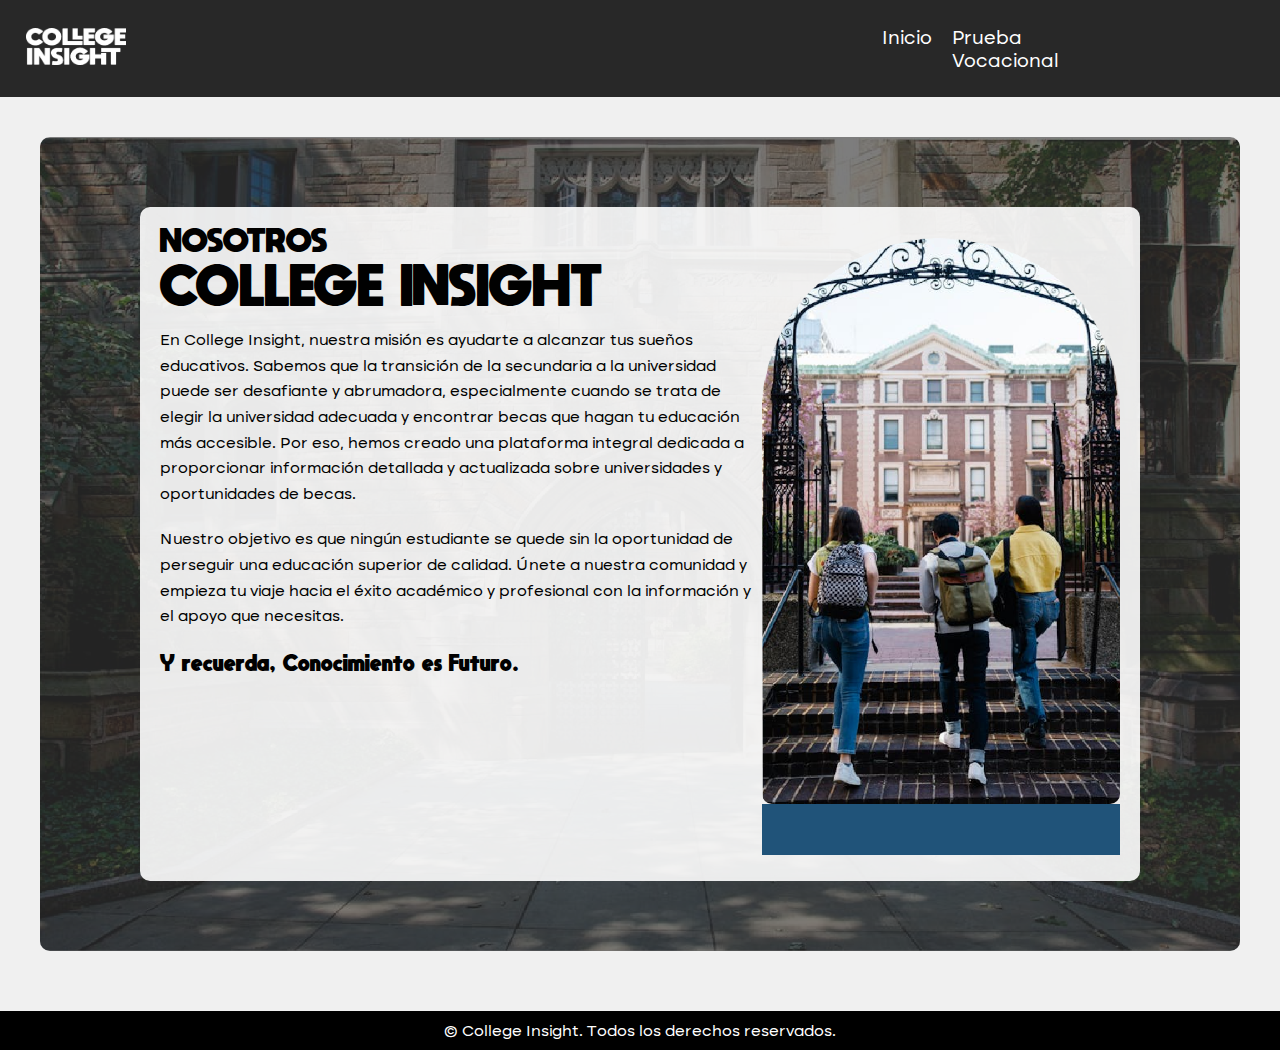
<file: about.html>
<!DOCTYPE html>
<html lang="es">
<head>
    <meta charset="UTF-8">
    <meta name="viewport" content="width=device-width, initial-scale=1.0">
    <title>Nosotros</title>
    <link rel="stylesheet" href="styles1.css">
    <link rel="shortcut icon" href="Recurso 1.png" type="image/png">
</head>
<body>
    <header class="header">
        <div class="header-content">
            <div class="logo">
                <a href="index.html">
                    <img class="img-logo" src="Recurso 2.png" alt="logo-udo">
                  </a>
            </div>
            <nav class="nav">
                <ul>
                    <li><a href="index.html">Inicio</a></li>
                    <li><a href="voc.html">Prueba Vocacional</a></li>
                </ul>
            </nav>
        </div>
    </header>

    <main class="main-content">
        <section class="about-us">
            <div class="about-us-content">
                <div class="chiquito">
                    <h2>NOSOTROS</h2>
                    <h1>COLLEGE INSIGHT</h1>
                    <p>
                        En College Insight, nuestra misión es ayudarte a alcanzar tus sueños educativos. Sabemos que la transición de la secundaria a la universidad puede ser desafiante y abrumadora, especialmente cuando se trata de elegir la universidad adecuada y encontrar becas que hagan tu educación más accesible. Por eso, hemos creado una plataforma integral dedicada a proporcionar información detallada y actualizada sobre universidades y oportunidades de becas.
                    </p>
                    <p>
                        Nuestro objetivo es que ningún estudiante se quede sin la oportunidad de perseguir una educación superior de calidad. Únete a nuestra comunidad y empieza tu viaje hacia el éxito académico y profesional con la información y el apoyo que necesitas.
                    </p>
                    <p><strong>Y recuerda, Conocimiento es Futuro.</strong></p>

                </div>
                
                <div class="about-us-image">
                    <img src="imagen con formaRecurso 11.png" alt="Students entering university">
                    <p class="cuadrito">‎ </p>
                </div>
                
                
            </div>
        </section>
    </main>

    <footer class="footer">
        <p>&copy;  College Insight. Todos los derechos reservados.</p>
    </footer>
</body>
</html>
</file>
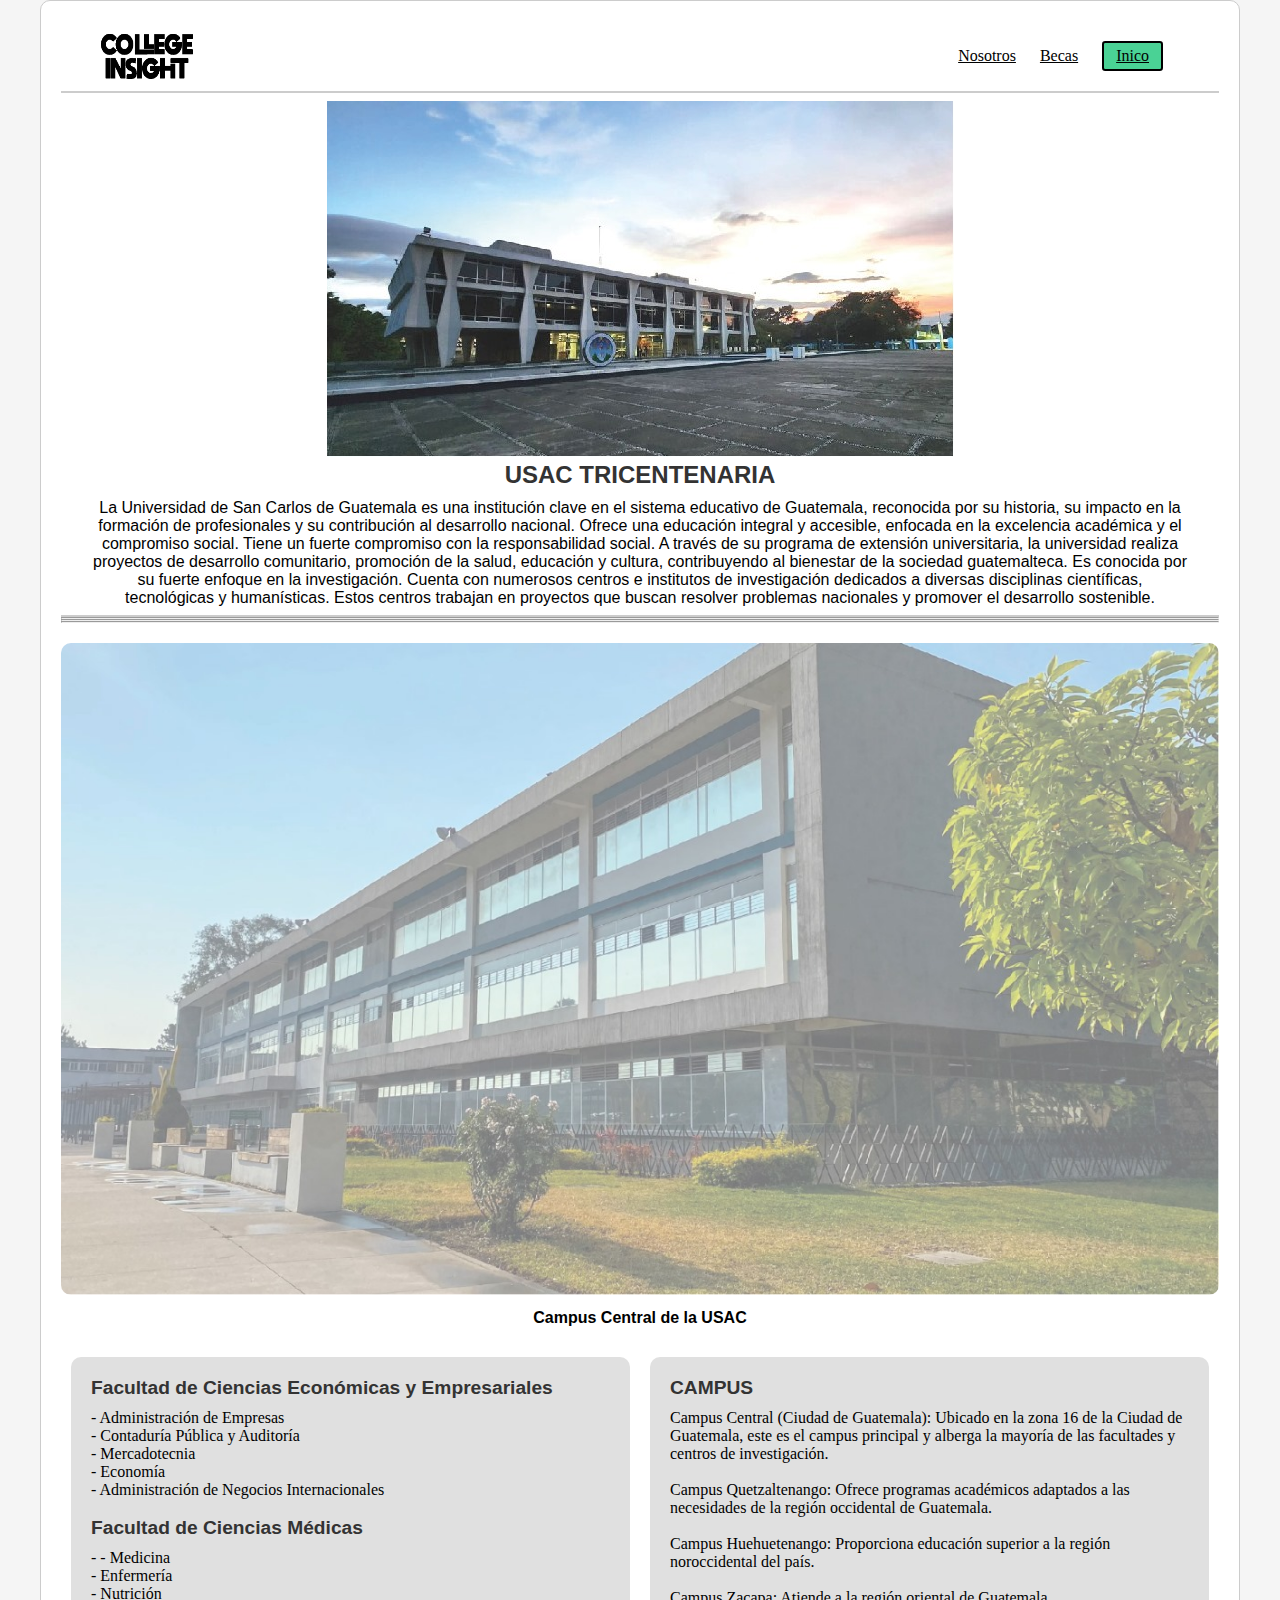
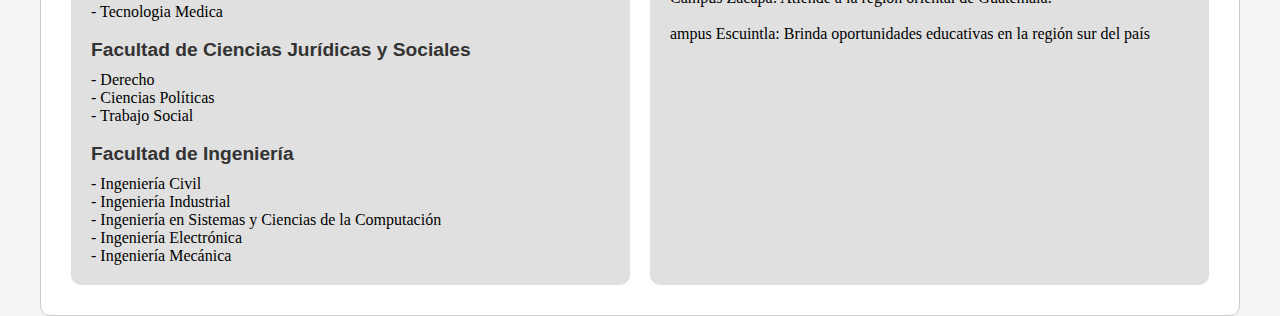
<file: Carlos-index.html>
<!DOCTYPE html>
<html lang="es">
<head>
    <meta charset="UTF-8">
    <meta name="viewport" content="width=device-width, initial-scale=1.0">
    <title>USAC Tricentenaria</title>
    <link rel="stylesheet" href="Carlos-style.css">
</head>
<body>
    <div class="container">
        <header class="header">
            <div class="logo-header">
                <img src="Recurso 1.png" alt="" width="100px" height="50px">
            </div>
            <nav class="nav-menu">
    
                <input type="checkbox" id="check">
                <label for="check" class="checkbtn">
                    <i class="menu-icon"><img src="menu (1).png" alt=""></i>
                </label>
    
                <ul class="menu">
                    <li>
                        <a href="#"> Nosotros </a>
                        <div class="tooltip bottom">COLLEGE INSGHT</div>
                    </li>
                    <li>
                        <a href="#">Becas </a>
                        <div class="tooltip bottom">Conoce mas aqui</div>
                    </li>
                    <li>
                        <a href="/LAB EDUCACION/index.html">Inico </a>
                        <div class="tooltip bottom">Volver al principal</div>
                    </li>
                </ul>
            </nav>
        </header>
        <header class="dos">
            <div class="title">
                <img src="USAC-fondo.jpg" alt="USAC Tricentenaria">
                <h1>USAC TRICENTENARIA</h1>
                <p>La Universidad de San Carlos de Guatemala es una institución clave en el sistema educativo de Guatemala, reconocida por su historia, su impacto en la formación de profesionales y su contribución al desarrollo nacional. Ofrece una educación integral y accesible, enfocada en la excelencia académica y el compromiso social.

                    Tiene un fuerte compromiso con la responsabilidad social. A través de su programa de extensión universitaria, la universidad realiza proyectos de desarrollo comunitario, promoción de la salud, educación y cultura, contribuyendo al bienestar de la sociedad guatemalteca. Es conocida por su fuerte enfoque en la investigación. Cuenta con numerosos centros e institutos de investigación dedicados a diversas disciplinas científicas, tecnológicas y humanísticas. Estos centros trabajan en proyectos que buscan resolver problemas nacionales y promover el desarrollo sostenible.</p>
            </div>
        </header>

        <hr>
        <hr>
        <hr>
        <section class="main-content">
            <div class="campus-image">
                <img src="USAC-grande.jpg" alt="Campus Central de la USAC">
                <p>Campus Central de la USAC</p>
            </div>
            <div class="details">
                <div class="careers">
                    <h2>Facultad de Ciencias Económicas y Empresariales  </h2>
                    <ul>
                        <li>- Administración de Empresas</li>
                        <li>- Contaduría Pública y Auditoría</li>
                        <li>- Mercadotecnia</li>
                        <li>- Economía</li>
                        <li>- Administración de Negocios Internacionales</li>
                        <!-- Add other faculties and their careers here -->
                    </ul>
                    <br>
                    <h2>Facultad de Ciencias Médicas</h2>
                    <ul>
                        <li>- - Medicina</li>
                        <li>- Enfermería</li>
                        <li>- Nutrición</li>
                        <li>- Tecnologia Medica</li>
                        
                        <!-- Add other faculties and their careers here -->
                    </ul>
                    <br>
                    <h2>Facultad de Ciencias Jurídicas y Sociales</h2>
                    <ul>
                        <li>- Derecho</li>
                        <li>- Ciencias Políticas</li>
                        <li>- Trabajo Social   </li>
                        <!-- Add other faculties and their careers here -->
                    </ul>
                    <br>
                    <h2>Facultad de Ingeniería</h2>
                    <ul>
                        <li>- Ingeniería Civil</li>
                        <li>- Ingeniería Industrial</li>
                        <li>- Ingeniería en Sistemas y Ciencias de la Computación</li>
                        <li>- Ingeniería Electrónica</li>
                        <li>- Ingeniería Mecánica</li>
                        
                        <!-- Add other faculties and their careers here -->
                    </ul>
                </div>

                
                <div class="campus">
                    <h2>CAMPUS</h2>
                    <ul>
                        <li>Campus Central (Ciudad de Guatemala): Ubicado en la zona 16 de la Ciudad de Guatemala, este es el campus principal y alberga la mayoría de las facultades y centros de investigación.   </li>
                        <br>
                        <li>Campus Quetzaltenango: Ofrece programas académicos adaptados a las necesidades de la región occidental de Guatemala.</li>
                        <br>
                        <li>Campus Huehuetenango: Proporciona educación superior a la región noroccidental del país.  </li>
                        <br>
                        <li>Campus Zacapa: Atiende a la región oriental de Guatemala.  </li>
                        <br>
                        <li>ampus Escuintla: Brinda oportunidades educativas en la región sur del país</li>
                        <br>
                        <!-- Add other campuses here -->
                    </ul>
                </div>
            </div>
        </section>
    </div>
</body>
</html>
</file>
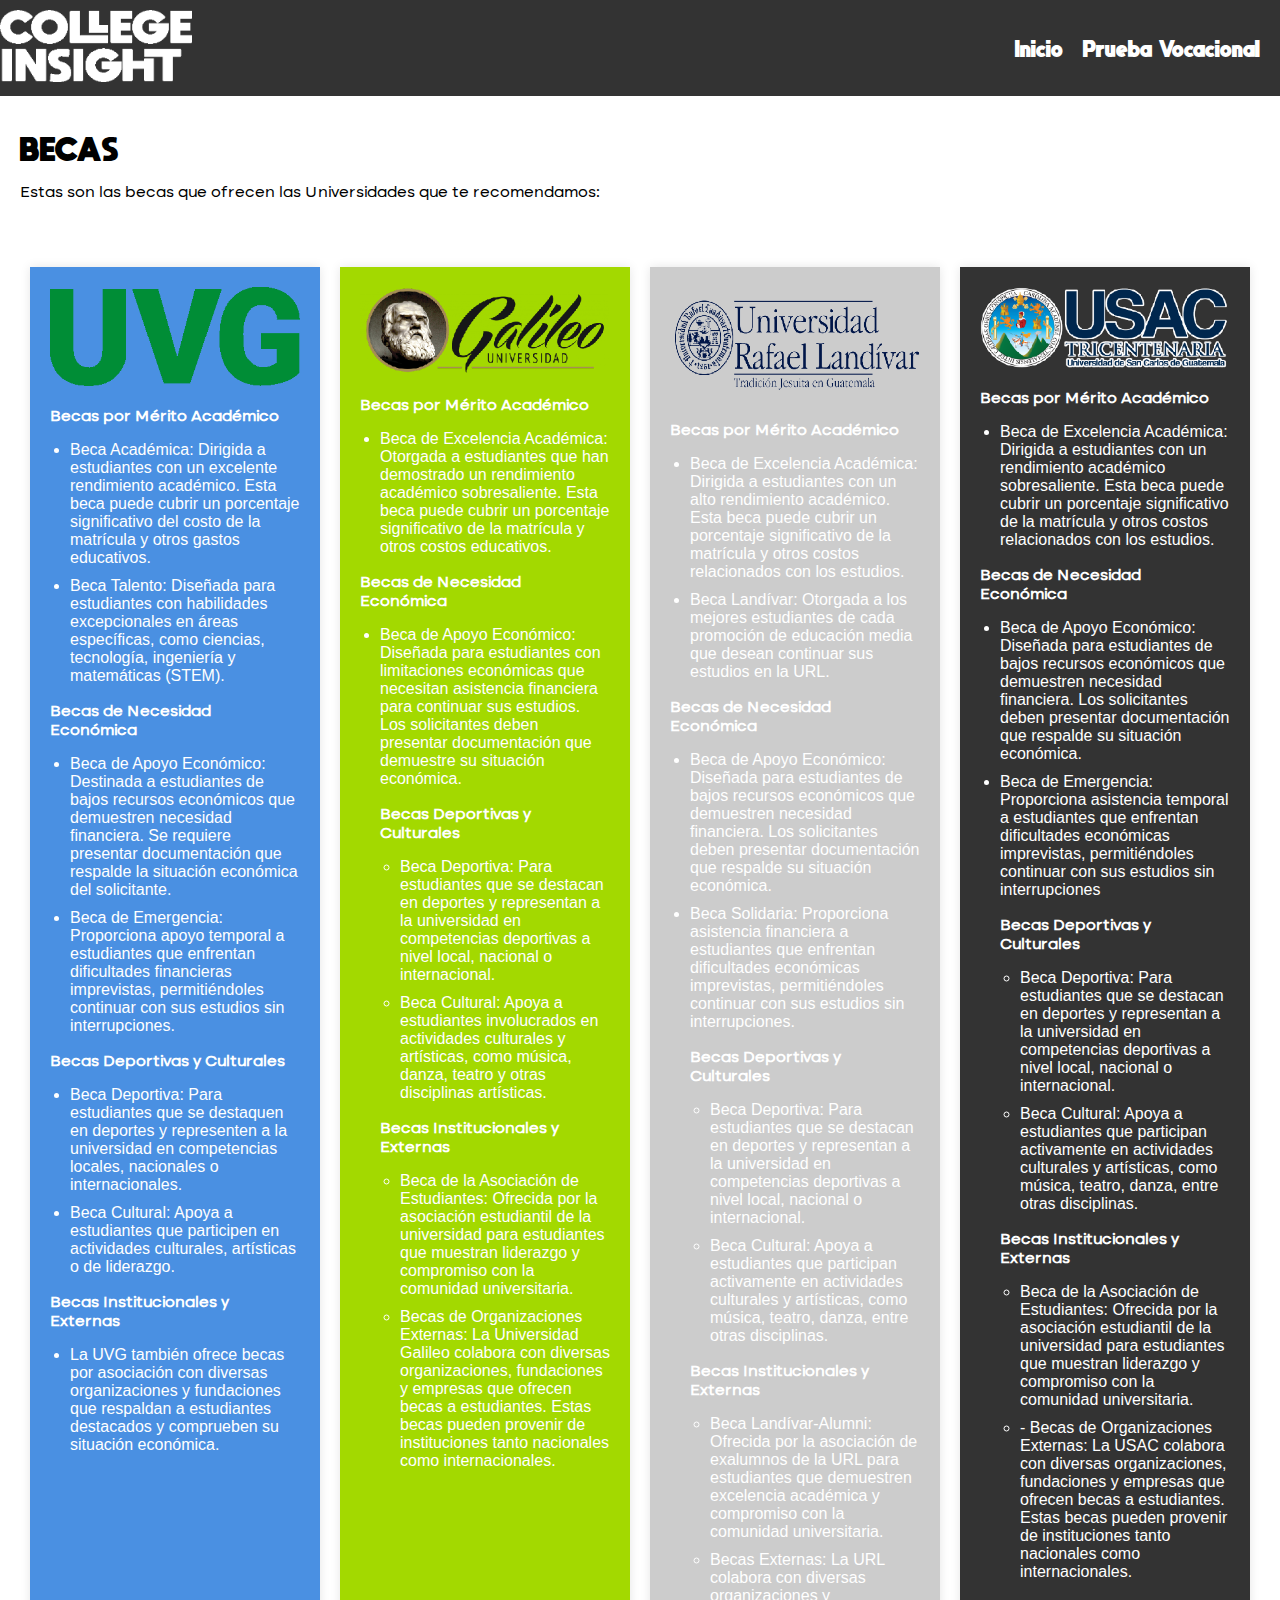
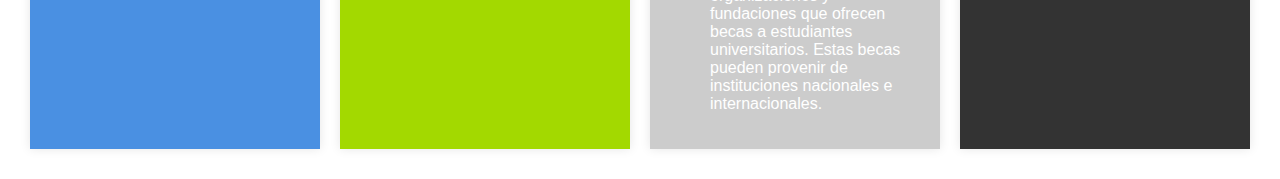
<file: discover.html>
<!DOCTYPE html>
<html lang="es">
<head>
    <meta charset="UTF-8">
    <meta name="viewport" content="width=device-width, initial-scale=1.0">
    <title>Becas - College Insight</title>
    <link rel="stylesheet" href="style2.css">
    <link rel="shortcut icon" href="Recurso 1.png" type="image/png">
</head>
<body>
    <header>
        <div class="logo">
            <a href="index.html">
                <img class="img-logo" src="Recurso 2.png" alt="logo-udo" width="40%">
              </a>
        </div>
        <nav>
            <ul>
                <li><a href="index.html">Inicio</a></li>
                <li><a href="voc.html">Prueba Vocacional</a></li>
            </ul>
        </nav>
    </header>
    <main>
        <section class="intro">
            <h2>BECAS</h2>
            <p>Estas son las becas que ofrecen las Universidades que te recomendamos:</p>
        </section>
        <section class="scholarships">
            <div class="scholarship">
                <img src="logo (3).png" alt="UVG" width="100%">
                <p><strong>Becas por Mérito Académico</strong></p>
                <ul>
                    <li>Beca Académica: Dirigida a estudiantes con un excelente rendimiento académico. Esta beca puede cubrir un porcentaje significativo del costo de la matrícula y otros gastos educativos.</li>
                    <li>Beca Talento: Diseñada para estudiantes con habilidades excepcionales en áreas específicas, como ciencias, tecnología, ingeniería y matemáticas (STEM).</li>
                </ul>
                <p><strong>Becas de Necesidad Económica</strong></p>
                <ul>
                    <li>Beca de Apoyo Económico: Destinada a estudiantes de bajos recursos económicos que demuestren necesidad financiera. Se requiere presentar documentación que respalde la situación económica del solicitante.</li>
                    <li>Beca de Emergencia: Proporciona apoyo temporal a estudiantes que enfrentan dificultades financieras imprevistas, permitiéndoles continuar con sus estudios sin interrupciones.</li>
                </ul>
                <p><strong>Becas Deportivas y Culturales</strong></p>
                <ul>
                    <li>Beca Deportiva: Para estudiantes que se destaquen en deportes y representen a la universidad en competencias locales, nacionales o internacionales.</li>
                    <li>Beca Cultural: Apoya a estudiantes que participen en actividades culturales, artísticas o de liderazgo.</li>
                </ul>
                <p><strong>Becas Institucionales y Externas</strong></p>
                <ul>
                    <li>La UVG también ofrece becas por asociación con diversas organizaciones y fundaciones que respaldan a estudiantes destacados y comprueben su situación económica.</li>
                </ul>
            </div>
            <div class="scholarship">
                <img src="logo (4).png" alt="Galileo" width="100%">
                <p><strong>Becas por Mérito Académico</strong></p>
                <ul>
                    <li>Beca de Excelencia Académica: Otorgada a estudiantes que han demostrado un rendimiento académico sobresaliente. Esta beca puede cubrir un porcentaje significativo de la matrícula y otros costos educativos.</li>
                    
                </ul>
                <p><strong>Becas de Necesidad Económica</strong></p>
                <ul>
                    <li>Beca de Apoyo Económico: Diseñada para estudiantes con limitaciones económicas que necesitan asistencia financiera para continuar sus estudios. Los solicitantes deben presentar documentación que demuestre su situación económica.</li>
                    
                <p><strong>Becas Deportivas y Culturales</strong></p>
                <ul>
                    <li>Beca Deportiva: Para estudiantes que se destacan en deportes y representan a la universidad en competencias deportivas a nivel local, nacional o internacional.</li>
                    <li>Beca Cultural: Apoya a estudiantes involucrados en actividades culturales y artísticas, como música, danza, teatro y otras disciplinas artísticas.</li>
                </ul>
                <p><strong>Becas Institucionales y Externas</strong></p>
                <ul>
                    <li>Beca de la Asociación de Estudiantes: Ofrecida por la asociación estudiantil de la universidad para estudiantes que muestran liderazgo y compromiso con la comunidad universitaria.</li>
                    <li>Becas de Organizaciones Externas: La Universidad Galileo colabora con diversas organizaciones, fundaciones y empresas que ofrecen becas a estudiantes. Estas becas pueden provenir de instituciones tanto nacionales como internacionales.</li>
                
                </ul>

            </div>
            <div class="scholarship">
                <img src="logo (1).png" alt="Landivar" width="100%">
                <p><strong>Becas por Mérito Académico</strong></p>
                <ul>
                    <li>Beca de Excelencia Académica: Dirigida a estudiantes con un alto rendimiento académico. Esta beca puede cubrir un porcentaje significativo de la matrícula y otros costos relacionados con los estudios.</li>
                    <li>Beca Landívar: Otorgada a los mejores estudiantes de cada promoción de educación media que desean continuar sus estudios en la URL.</li>
                    
                </ul>
                <p><strong>Becas de Necesidad Económica</strong></p>
                <ul>
                    <li>Beca de Apoyo Económico: Diseñada para estudiantes de bajos recursos económicos que demuestren necesidad financiera. Los solicitantes deben presentar documentación que respalde su situación económica.</li>
                    <li>Beca Solidaria: Proporciona asistencia financiera a estudiantes que enfrentan dificultades económicas imprevistas, permitiéndoles continuar con sus estudios sin interrupciones.</li>
                    
                <p><strong>Becas Deportivas y Culturales</strong></p>
                <ul>
                    <li>Beca Deportiva: Para estudiantes que se destacan en deportes y representan a la universidad en competencias deportivas a nivel local, nacional o internacional.</li>
                    <li>Beca Cultural: Apoya a estudiantes que participan activamente en actividades culturales y artísticas, como música, teatro, danza, entre otras disciplinas.</li>
                </ul>
                <p><strong>Becas Institucionales y Externas</strong></p>
                <ul>
                    <li>Beca Landívar-Alumni: Ofrecida por la asociación de exalumnos de la URL para estudiantes que demuestren excelencia académica y compromiso con la comunidad universitaria.</li>
                    <li>Becas Externas: La URL colabora con diversas organizaciones y fundaciones que ofrecen becas a estudiantes universitarios. Estas becas pueden provenir de instituciones nacionales e internacionales.</li>
                
                </ul>
            </div>
            <div class="scholarship">
                <img src="logo (2).png" alt="San Carlos" width="100%">
                <p><strong>Becas por Mérito Académico</strong></p>
                <ul>
                    <li>Beca de Excelencia Académica: Dirigida a estudiantes con un rendimiento académico sobresaliente. Esta beca puede cubrir un porcentaje significativo de la matrícula y otros costos relacionados con los estudios.</li>  

                </ul>
                <p><strong>Becas de Necesidad Económica</strong></p>
                <ul>
                    <li>Beca de Apoyo Económico: Diseñada para estudiantes de bajos recursos económicos que demuestren necesidad financiera. Los solicitantes deben presentar documentación que respalde su situación económica.</li>
                    <li>Beca de Emergencia: Proporciona asistencia temporal a estudiantes que enfrentan dificultades económicas imprevistas, permitiéndoles continuar con sus estudios sin interrupciones</li>
                    
                <p><strong>Becas Deportivas y Culturales</strong></p>
                <ul>
                    <li>Beca Deportiva: Para estudiantes que se destacan en deportes y representan a la universidad en competencias deportivas a nivel local, nacional o internacional.</li>
                    <li>Beca Cultural: Apoya a estudiantes que participan activamente en actividades culturales y artísticas, como música, teatro, danza, entre otras disciplinas.</li>
                </ul>
                <p><strong>Becas Institucionales y Externas</strong></p>
                <ul>
                    <li>Beca de la Asociación de Estudiantes: Ofrecida por la asociación estudiantil de la universidad para estudiantes que muestran liderazgo y compromiso con la comunidad universitaria.</li>
                    <li>- Becas de Organizaciones Externas: La USAC colabora con diversas organizaciones, fundaciones y empresas que ofrecen becas a estudiantes. Estas becas pueden provenir de instituciones tanto nacionales como internacionales.</li>
                
                </ul>
            </div>
        </section>
    </main>
</body>
</html>
</file>
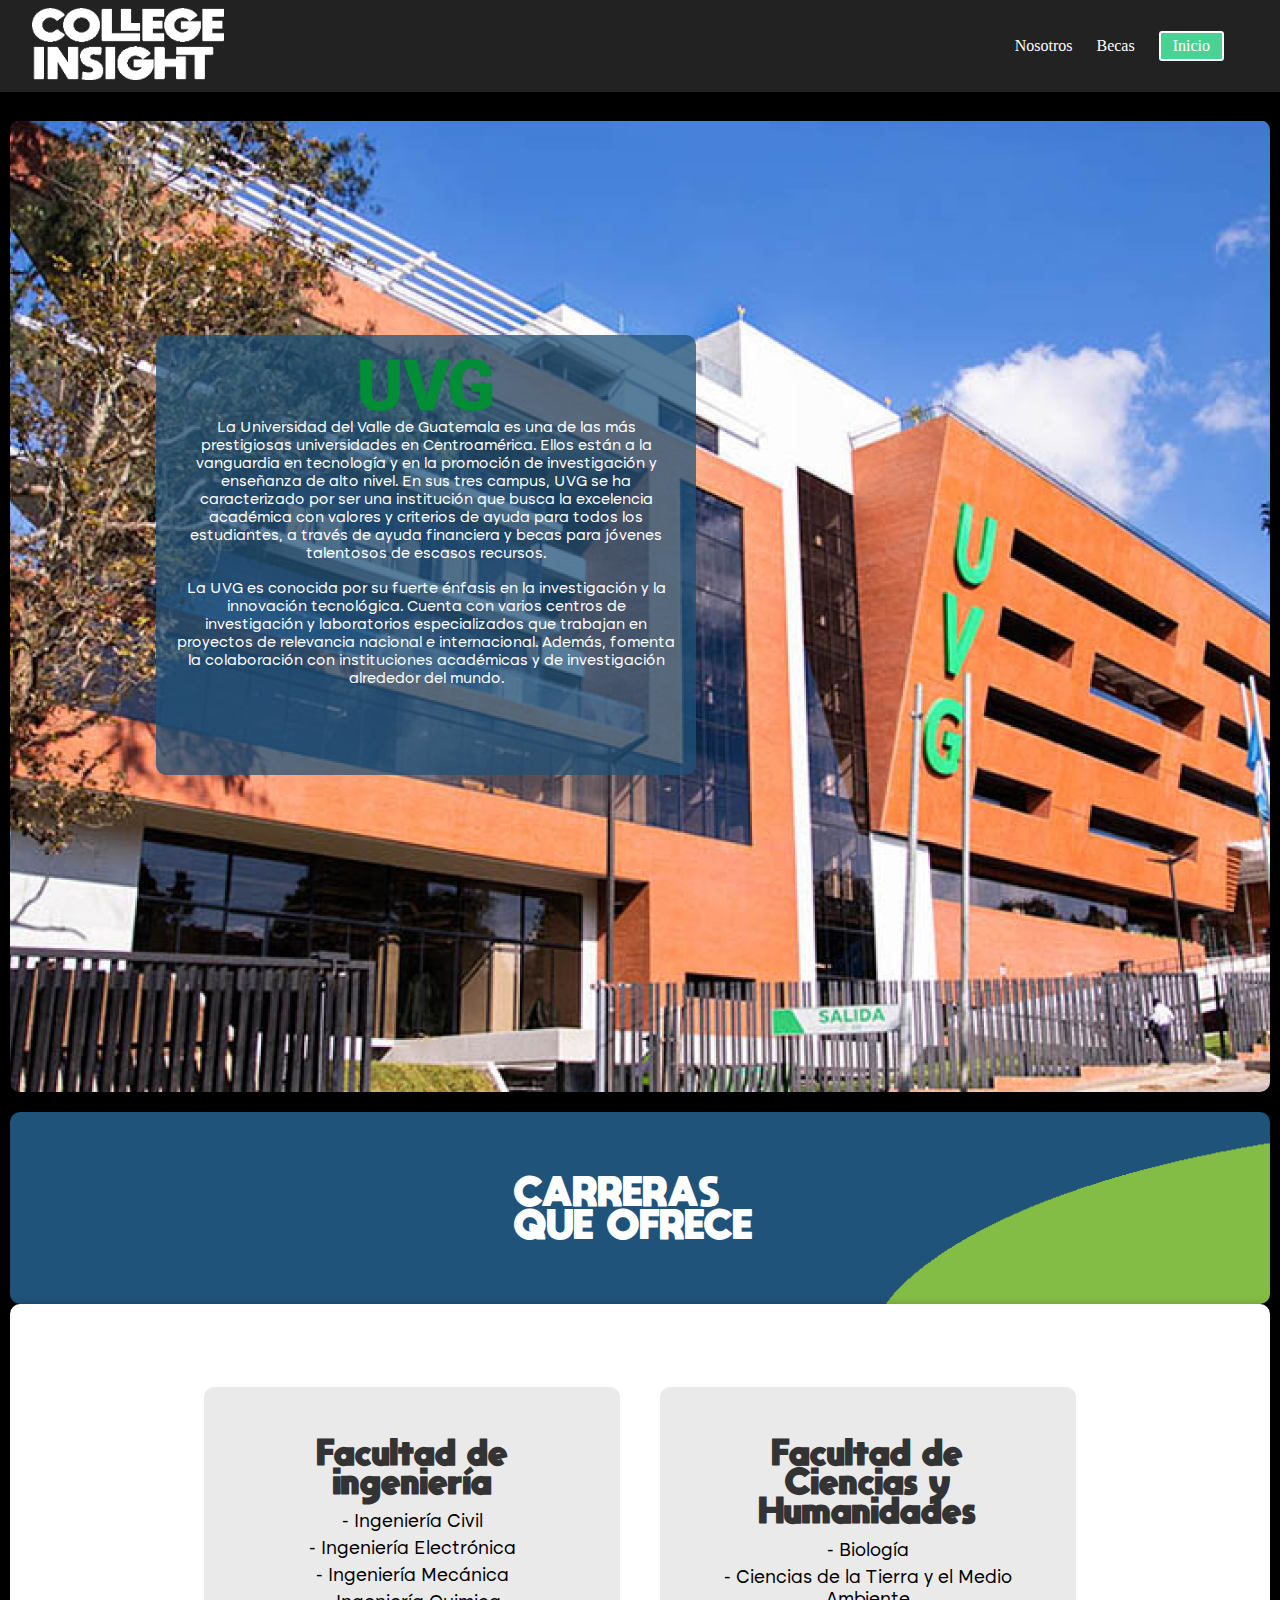
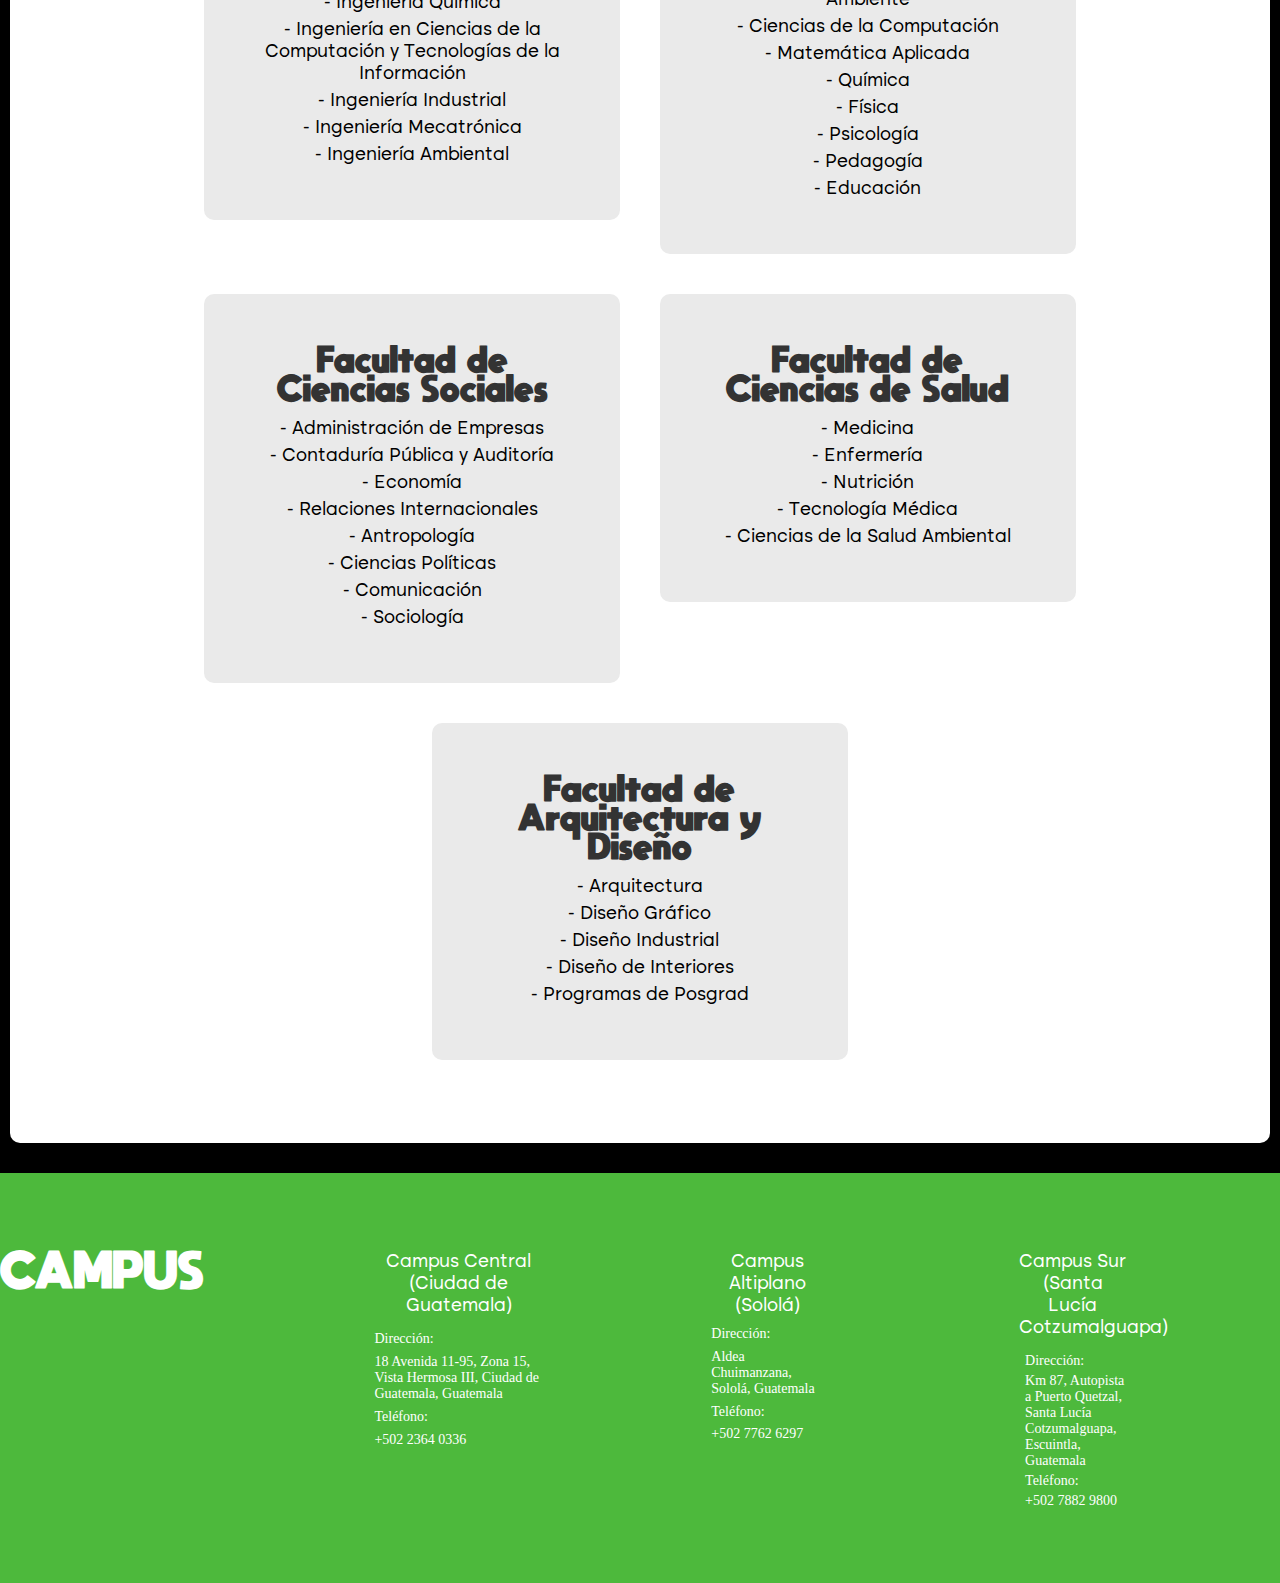
<file: Galileo-index.html>
<!DOCTYPE html>
<html lang="en">
<head>
    <meta charset="UTF-8">
    <meta name="viewport" content="width=device-width, initial-scale=1.0">
    <link rel="stylesheet" href="Galileo-style.css">
    <title>Document</title>
</head>
<body>
    <header class="header">
        <div class="logo-header">
            <a href="index.html">
                <img class="img-logo" src="Recurso 2.png" alt="logo-udo" width="40%">
              </a>
        </div>
        <nav class="nav-menu">

            <input type="checkbox" id="check">
            <label for="check" class="checkbtn">
                <i class="menu-icon"><img src="menu (1).png" alt=""></i>
            </label>

            <ul class="menu">
                <li>
                    <a href="#"> Nosotros </a>
                    <div class="tooltip bottom">COLLEGE INSGHT</div>
                </li>
                <li>
                    <a href="#">Becas </a>
                    <div class="tooltip bottom">Conoce mas aqui</div>
                </li>
                <li>
                    <a href="/LAB EDUCACION/index.html">Inicio </a>
                    <div class="tooltip bottom">Volver al principal</div>
                </li>
            </ul>
        </nav>
    </header>

    <br>

    <div class="contenedor-principal">
        <div class="contenedor">
          <div class="box">
            <img src="UVG.png" alt="" height="60px" width="140px">
            <br> 
            <p>La Universidad del Valle de Guatemala es una de las más prestigiosas universidades en 
                Centroamérica. Ellos están a la vanguardia en tecnología y en la promoción de investigación y 
                enseñanza de alto nivel. En sus tres campus, UVG se ha caracterizado por ser una institución que 
                busca la excelencia académica con valores y criterios de ayuda para todos los estudiantes, a través 
                de ayuda financiera y becas para jóvenes talentosos de escasos recursos.
                </p>
                <br>
                <p>La UVG es conocida por su fuerte énfasis en la investigación y la innovación tecnológica. Cuenta 
                    con varios centros de investigación y laboratorios especializados que trabajan en proyectos de 
                    relevancia nacional e internacional. Además, fomenta la colaboración con instituciones 
                    académicas y de investigación alrededor del mundo.
                    </p>
          </div>
          
        </div>
        <div class="contenedor2">
          <h2>CARRERAS QUE OFRECE</h2>
          
        </div>
        <div class="contenedor3">
            <div class="box3"> <h2>Facultad de ingeniería</h2>
                <ul>
                    <li>- Ingeniería Civil </li>
                    <li>-  Ingeniería Electrónica</li>
                    <li>-  Ingeniería Mecánica</li>
                    <li>-  Ingeniería Quimica</li>
                    <li>-  Ingeniería en Ciencias de la Computación y Tecnologías de la Información</li>
                    <li>-  Ingeniería Industrial</li>
                    <li>-  Ingeniería Mecatrónica</li>
                    <li>-  Ingeniería Ambiental</li>
                </ul>
            </div>
            <div class="box3"><h2>Facultad de Ciencias y Humanidades</h2>
                <ul>
                    <li>- Biología</li>
                    <li>- Ciencias de la Tierra y el Medio Ambiente</li>
                    <li>- Ciencias de la Computación </li>
                    <li>- Matemática Aplicada </li>
                    <li>- Química </li>
                    <li>- Física </li>
                    <li>- Psicología </li>
                    <li>- Pedagogía </li>
                    <li>- Educación </li>
                </ul>
            </div>
            <div class="box3"><h2>Facultad de Ciencias Sociales</h2>
                <ul>
                    <li>- Administración de Empresas </li>
                    <li>- Contaduría Pública y Auditoría </li>
                    <li>- Economía</li>
                    <li>- Relaciones Internacionales</li>
                    <li>- Antropología</li>
                    <li>- Ciencias Políticas </li>
                    <li>- Comunicación</li>
                    <li>- Sociología</li>
                </ul>
            </div>
            <div class="box3"><h2>Facultad de Ciencias de Salud</h2>
                <ul>
                    <li>- Medicina </li>
                    <li>- Enfermería </li>
                    <li>- Nutrición </li>
                    <li>- Tecnología Médica </li>
                    <li>- Ciencias de la Salud Ambiental </li>
                </ul>
            </div>
            <div class="box3"><h2>Facultad de Arquitectura y Diseño</h2>
                <ul>
                    <li>- Arquitectura </li>
                    <li>- Diseño Gráfico </li>
                    <li>- Diseño Industrial </li>
                    <li>- Diseño de Interiores </li>
                    <li>- Programas de Posgrad </li>
                </ul>
            </div>
            
        </div>
      </div>

      <div class="footer">
        <div class="vehiculos">
            <p>CAMPUS</p>
        </div>
        <div class="compra">
            <p>Campus Central (Ciudad de Guatemala)</p>
            <ul>
                <li>Dirección: </li>
                <li>18 Avenida 11-95, Zona 15, Vista Hermosa III, Ciudad de Guatemala, Guatemala</li>
                <li>Teléfono: </li>
                <li>+502 2364 0336</li>
                
            </ul>
        </div>
        <div class="distribuidor">
            <p>Campus Altiplano (Sololá)</p>
            <ul>
                <li>Dirección:</li>
                <li>Aldea Chuimanzana, Sololá, Guatemala</li>
                <li>Teléfono:</li>
                <li>+502 7762 6297</li>
            </ul>
        </div>
        <div class="sector">
            <p>Campus Sur (Santa Lucía Cotzumalguapa)</p>
            <ul>
                <li>Dirección:</li>
                <li>Km 87, Autopista a Puerto Quetzal, Santa Lucía Cotzumalguapa, Escuintla, Guatemala</li>
                <li>Teléfono:</li>
                <li>+502 7882 9800</li>
            </ul>
        </div>
    </div>


</body>
</html>
</file>
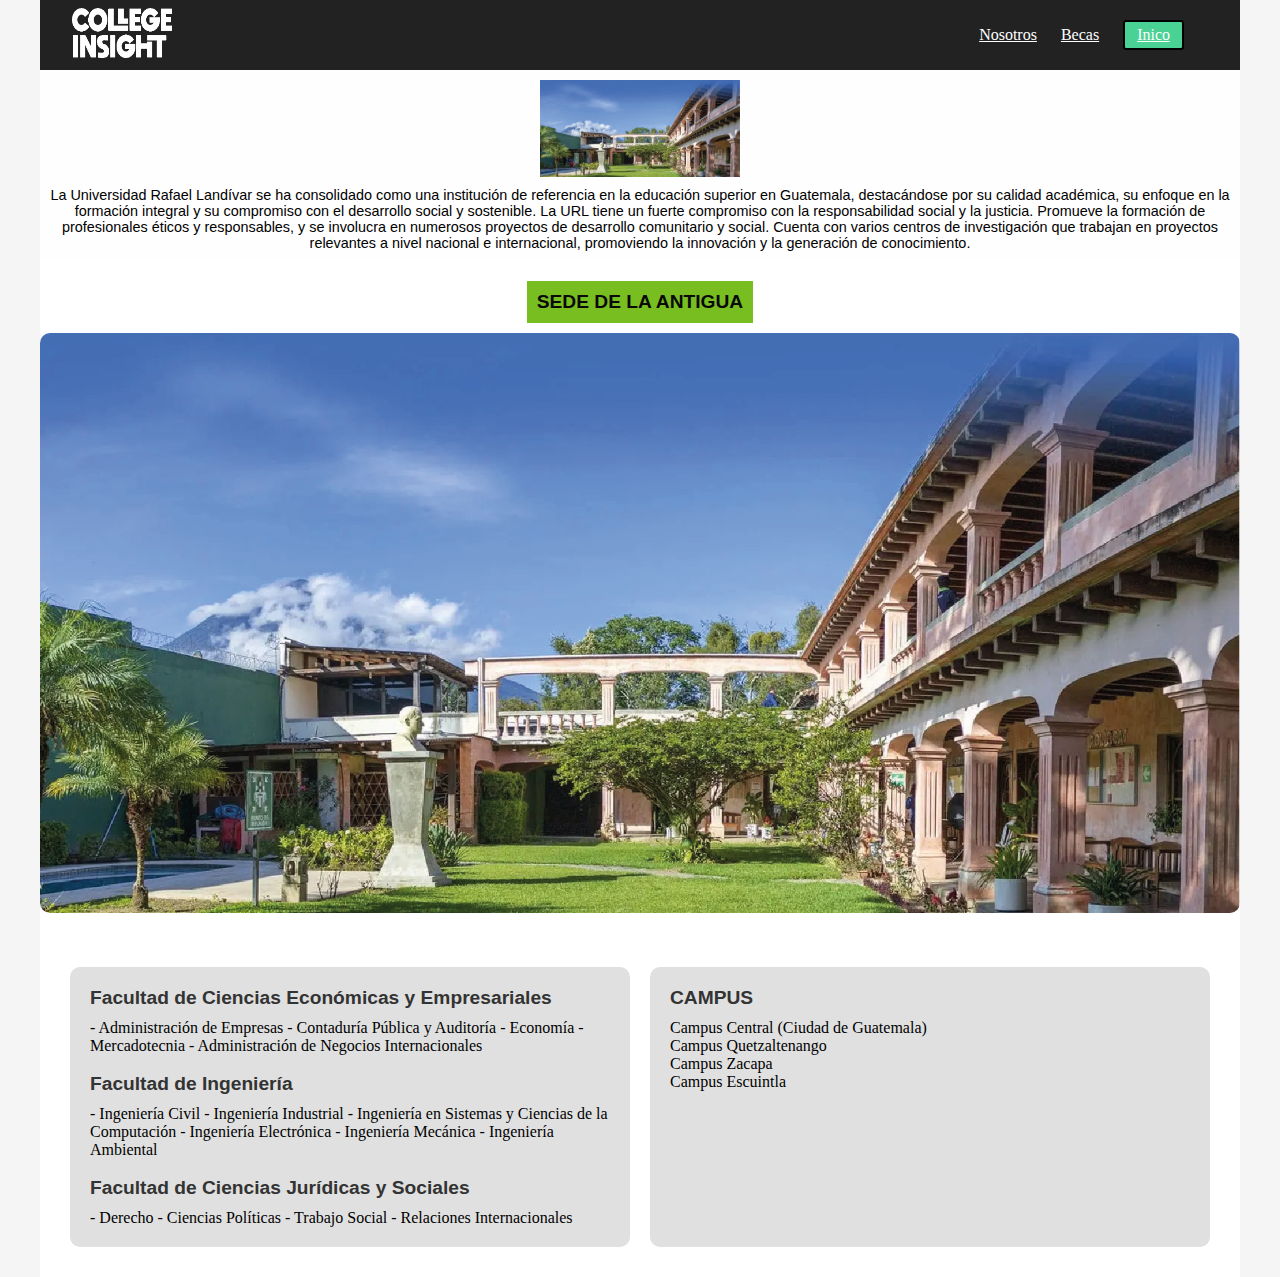
<file: Landivar-index.html>
<!DOCTYPE html>
<html lang="es">
<head>
    <meta charset="UTF-8">
    <meta name="viewport" content="width=device-width, initial-scale=1.0">
    <title>Universidad Rafael Landívar</title>
    <link rel="stylesheet" href="Landivar-style.css">
</head>
<body>
    <div class="container">
        <header class="header2">
            <div class="logo-header">
                <img src="Recurso 2.png" alt="" width="100px" height="50px">
            </div>
            <nav class="nav-menu">
    
                <input type="checkbox" id="check">
                <label for="check" class="checkbtn">
                    <i class="menu-icon"><img src="menu (1).png" alt=""></i>
                </label>
    
                <ul class="menu">
                    <li>
                        <a href="#"> Nosotros </a>
                        <div class="tooltip bottom">COLLEGE INSGHT</div>
                    </li>
                    <li>
                        <a href="#">Becas </a>
                        <div class="tooltip bottom">Conoce mas aqui</div>
                    </li>
                    <li>
                        <a href="#">Inico </a>
                        <div class="tooltip bottom">Volver al principal</div>
                    </li>
                </ul>
            </nav>
        </header>

        <header>
            <div class="header-content">
                <div class="university-info">
                    <img src="Landivarfondo.png" alt="Universidad Rafael Landívar" class="university-logo">
                    <p class="university-description">
                        La Universidad Rafael Landívar se ha consolidado como una institución de referencia en la educación superior en Guatemala, destacándose por su calidad académica, su enfoque en la formación integral y su compromiso con el desarrollo social y sostenible.
                        La URL tiene un fuerte compromiso con la responsabilidad social y la justicia. Promueve la formación de profesionales éticos y responsables, y se involucra en numerosos proyectos de desarrollo comunitario y social. Cuenta con varios centros de investigación que trabajan en proyectos relevantes a nivel nacional e internacional, promoviendo la innovación y la generación de conocimiento.
                    </p>
                </div>
            </div>
        </header>
        <main>
            <section class="campus-section">
                <h2 class="campus-title">SEDE DE LA ANTIGUA</h2>
                <img src="Landivarfondo.png" alt="Campus Sede de la Antigua" class="campus-image">
            </section>
            <section class="details-section">
                <div class="careers">
                    <h3>Facultad de Ciencias Económicas y Empresariales</h3>
                    <ul>
                        <li>
                            - Administración de Empresas
                            - Contaduría Pública y Auditoría
                            - Economía
                            - Mercadotecnia
                            - Administración de Negocios Internacionales
                            </li>
                    </ul>
                    <br>
                    <h3>Facultad de Ingeniería                    </h3>
                    <ul>
                        <li>
                            - Ingeniería Civil
                            - Ingeniería Industrial
                            - Ingeniería en Sistemas y Ciencias de la Computación
                            - Ingeniería Electrónica
                            - Ingeniería Mecánica
                            - Ingeniería Ambiental                            
                            </li>
                    </ul>
                    <br>

                    <h3>Facultad de Ciencias Jurídicas y Sociales

                    </h3>
                    <ul>
                        <li>
                            - Derecho
- Ciencias Políticas
- Trabajo Social
- Relaciones Internacionales
                           
                            </li>
                    </ul>

                </div>
                <div class="campus">
                    <h3>CAMPUS</h3>
                    <ul>
                        <li>Campus Central (Ciudad de Guatemala)</li>
                        <li>Campus Quetzaltenango</li>
                        <li>Campus Zacapa</li>
                        <li>Campus Escuintla</li>
                    </ul>
                </div>
            </section>
        </main>
    </div>
</body>
</html>
</file>
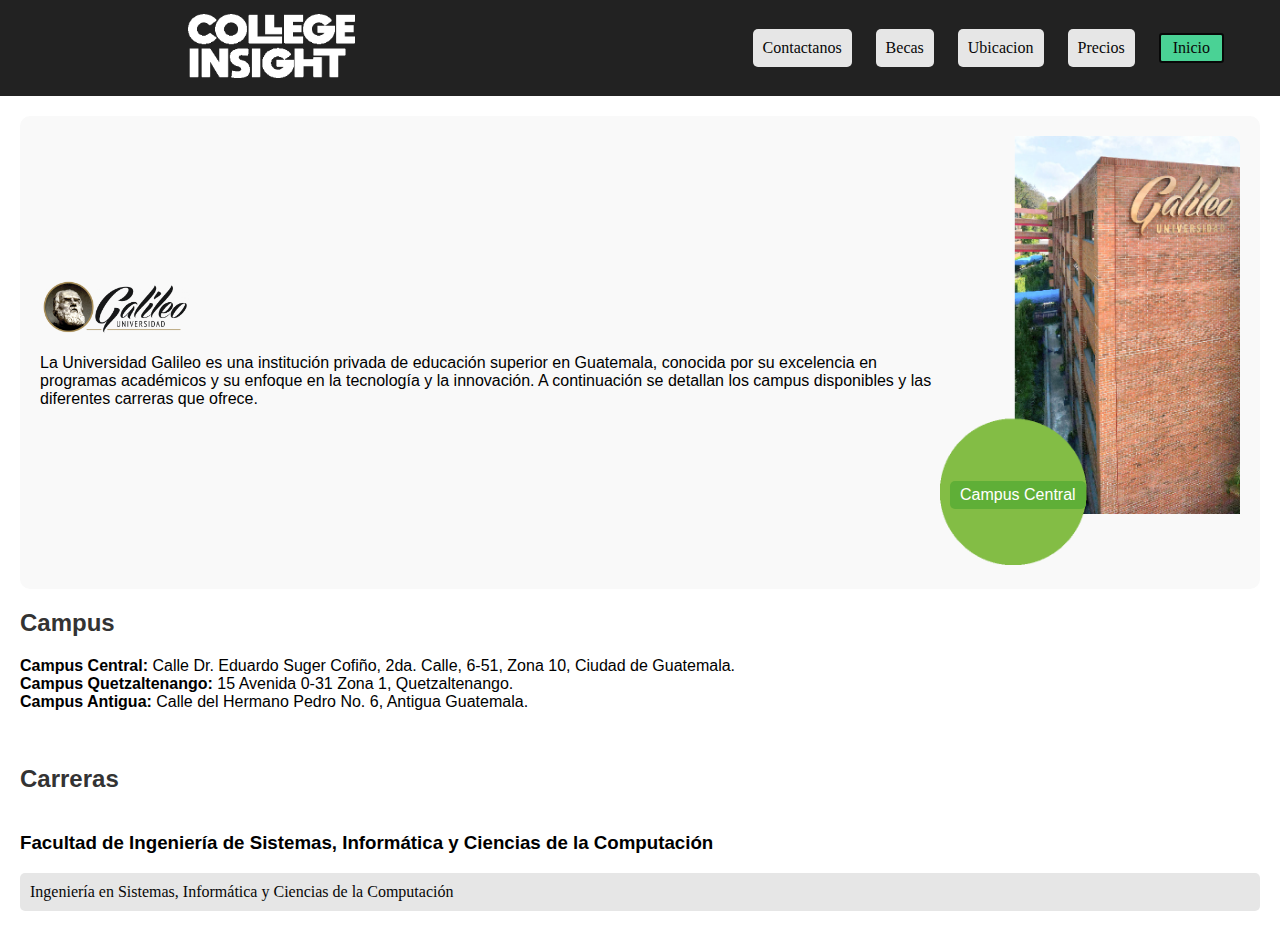
<file: UVG-index.html>
<!DOCTYPE html>
<html lang="es">
<head>
    <meta charset="UTF-8">
    <meta name="viewport" content="width=device-width, initial-scale=1.0">
    <title>Universidad Galileo</title>
    <link rel="stylesheet" href="UVG-style.css">
</head>
<body>
    <header>
        <div class="logo-header">
            <a href="index.html">
                <img class="img-logo" src="Recurso 2.png" alt="logo-udo" width="35%">
              </a>
        </div>
        <nav class="nav-menu">

            <input type="checkbox" id="check">
            <label for="check" class="checkbtn">
                <i class="menu-icon"><img src="menu (1).png" alt=""></i>
            </label>

            <ul class="menu">
                <li>
                    <a href="#"> Contactanos </a>
                    <div class="tooltip bottom">2426-2626</div>
                </li>
                <li>
                    <a href="#">Becas </a>
                    <div class="tooltip bottom"></div>
                </li>
                <li>
                    <a href="#">Ubicacion </a>
                    <div class="tooltip bottom">Vista Hermosa III, zona 16 Guatemala Centroamerica 01016</div>
                </li>
                <li>
                    <a href="#">Precios </a>
                    <div class="tooltip bottom">Q3.5k-Q4,5k</div>
                </li>
                <li>
                    <a href="/LAB EDUCACION/index.html">Inicio </a>
                    <div class="tooltip bottom">Volver al principal</div>
                </li>
            </ul>
    </header>
    <main>
        <section class="intro">
            <div class="intro-text">
                <img src="Galileo (2).png" alt="Galileo Universidad Logo" class="galileo-logo">
                <p>
                    La Universidad Galileo es una institución privada de educación superior en Guatemala, conocida por su
                    excelencia en programas académicos y su enfoque en la tecnología y la innovación. A continuación se
                    detallan los campus disponibles y las diferentes carreras que ofrece.
                </p>
            </div>
            <div class="intro-image">
                <img src="Imagen principalRecurso 10.png" alt="Campus Central">
                <div class="campus-label">Campus Central</div>
            </div>
        </section>
        <section class="campus">
            <h2>Campus</h2>
            <p>
                <strong>Campus Central:</strong> Calle Dr. Eduardo Suger Cofiño, 2da. Calle, 6-51, Zona 10, Ciudad de Guatemala.
                <br>
                <strong>Campus Quetzaltenango:</strong> 15 Avenida 0-31 Zona 1, Quetzaltenango.
                <br>
                <strong>Campus Antigua:</strong> Calle del Hermano Pedro No. 6, Antigua Guatemala.
            </p>
        </section>
        <section class="careers">
            <h2>Carreras</h2>
            <div class="careers-list">
                <div>
                    <h3>Facultad de Ingeniería de Sistemas, Informática y Ciencias de la Computación</h3>
                    <ul>
                        <li>Ingeniería en Sistemas, Informática y Ciencias de la Computación</li>
                        <!-- Add more items as needed -->
                    </ul>
                </div>
                <!-- Add more career sections as needed -->
            </div>
        </section>
    </main>
</body>
</html>
</file>
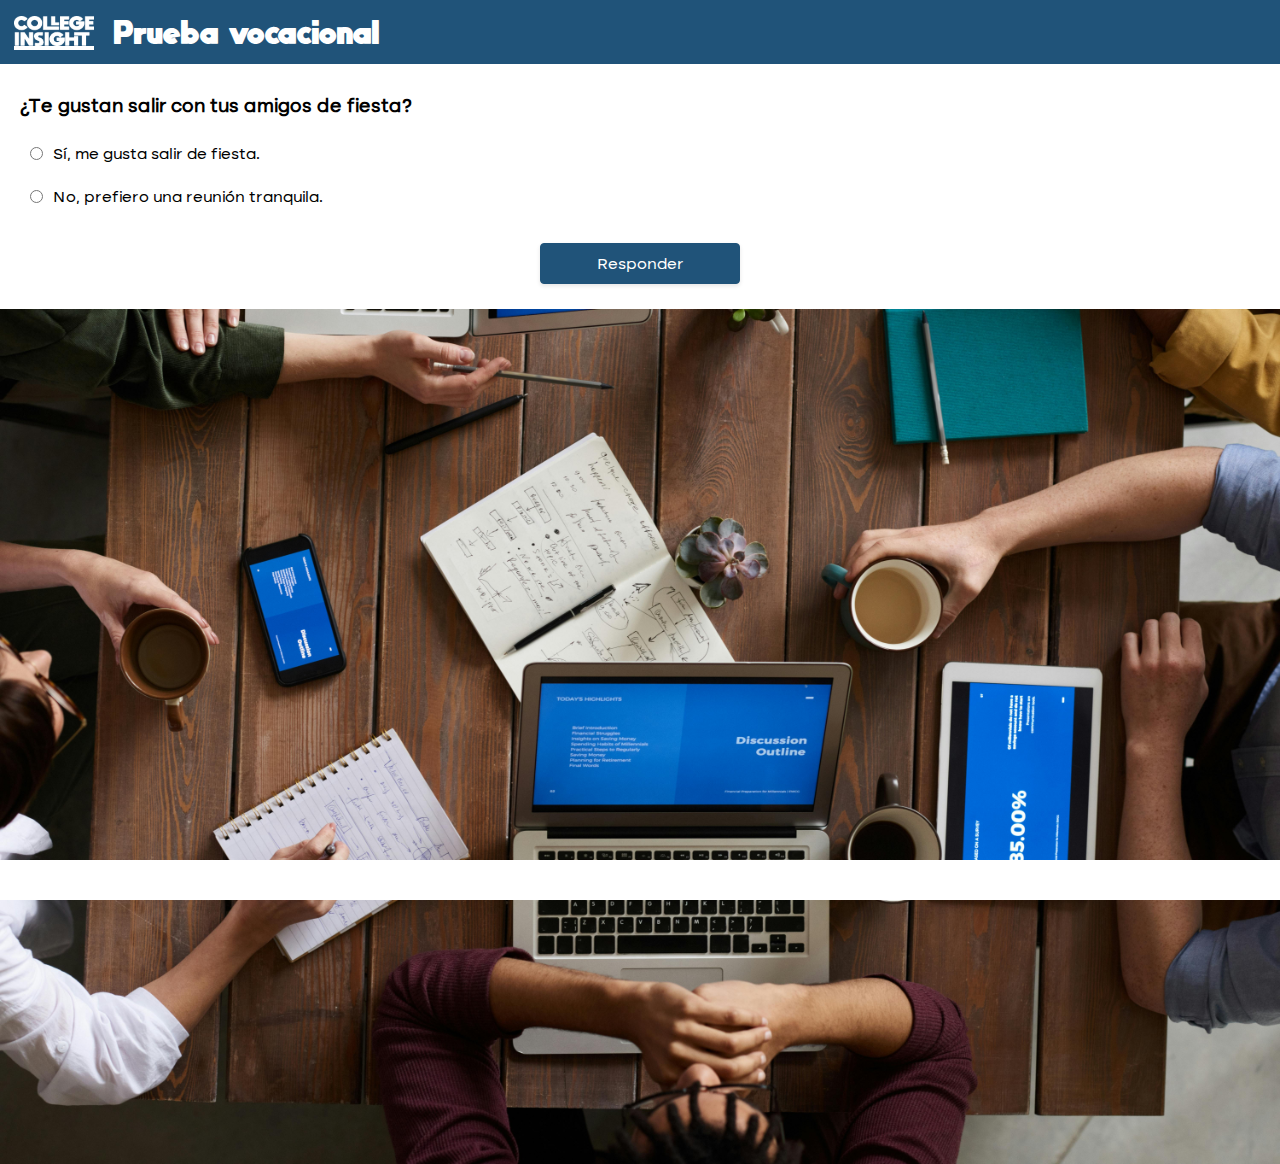
<file: voc.html>
<!DOCTYPE html>
<html lang="en">
<head>
  <meta charset="UTF-8">
  <meta name="viewport" content="width=device-width, initial-scale=1.0">
  <title>Prueba vocacional</title>
  <link rel="shortcut icon" href="Recurso 1.png" type="image/png">
  <link rel="stylesheet" href="style.css">
</head>
<body>
  <div class="app">
    <div class="header">
      <a href="index.html">
      <img class="img-logo" src="Recurso 2.png" alt="logo-udo">
    </a>
      <h2 class="title">Prueba vocacional</h2>
    </div>
    <div class="container"></div>
    <button>Responder</button>

     
    <img src="pexels-fauxels-3183165. .jpg" alt="" width="100%">
    <footer>
      
    </footer>
    
  </div>

  
  <script src="./index.js"></script>
</body>
</html>
</file>
<file: styles1.css>
* {
    margin: 0;
    padding: 0;
    box-sizing: border-box;
}

@font-face {
    font-family: Messi;
    src: url(Altone\ Trial-Regular.ttf);
}
@font-face {
    font-family: titulo;
    src: url(moon_get-Heavy.otf);
} 

p{
    font-family: Messi;
}
strong{
    font-family: titulo;
}
body {
    background-color: #f0f0f0;
    color: #010101;
    font-family: 'Messi';
}

.header {
    background-color: #282828;
    color: #fff;
    padding: 2%;
    display: flex;
    justify-content: space-between;
    align-items: center;
}

.header-content {
    display: flex;
    align-items: center;
}

.logo img {
    width: 100px;
}

.nav ul {
    list-style: none;
    display: flex;
    gap: 20px;
}

.nav ul li a {
    text-decoration: none;
    color: #fff;
    font-size: 1.2rem;
}

.main-content {
    padding: 20px;
}

.about-us {
 
    flex-wrap: wrap;
    justify-content: center;
    align-items: center;
    background: url('imagen\ fondoRecurso\ 12.png') no-repeat center center/cover;
    padding: 50px 20px;
    border-radius: 10px;
    margin: 20px;
    position: relative;
    display: flex;
}

.about-us::before {
    content: "";
    position: absolute;
    top: 0;
    left: 0;
    right: 0;
    bottom: 0;
    background-color: rgba(0, 0, 0, 0.5);
    border-radius: 10px;
    z-index: 1;
}
.chiquito{
    width: 70%;
}
.about-us-content {
    background-color: rgba(255, 255, 255, 0.9);
    padding: 20px;
    border-radius: 10px;
    max-width: 1000px;
    margin: 20px;
    z-index: 2;
        position: relative;
    display: flex;
}

.about-us h2 {
    font-size: 1.5rem;
    margin-bottom: 10px;
    font-family: 'titulo';
}

.about-us h1 {
    font-size: 2.5rem;
    margin-bottom: 20px;
    font-family: 'titulo';
}

.about-us p {
    margin-bottom: 20px;
    font-size: 1rem;
    line-height: 1.6;
}

.about-us-image img {
    width: 100%;
    border-radius: 10px;
    max-width: 400px;
    padding-top: 3%;
    display: flex;
    
    

}

.footer {
    background-color: #000;
    color: #fff;
    text-align: center;
    padding: 10px;
    margin-top: 20px;
}
.cuadrito{
    width: 100%;
    height: 8%;
    background-color: #205379;
    padding-bottom: 3%;
}

@media (max-width: 768px) {
    .header-content {
        flex-direction: column;
    }
    .nav ul {
        flex-direction: column;
        align-items: center;
    }
    .about-us {
        flex-direction: column;
    }
    .about-us-content, .about-us-image {
        max-width: 100%;
    }
}

@media (min-width: 769px) and (max-width: 1024px) {
    .nav ul {
        margin-left: 50%;
    }
}

@media (min-width: 1025px) and (max-width: 1440px) {
    .nav ul {
        margin-left: 300%;
    }
}

@media (min-width: 1441px) and (max-width: 1920px) {
    .nav ul {
        margin-left: 500%;
    }
}

@media (min-width: 1921px) and (max-width: 3040px) {
    .nav ul {
        margin-left: 700%;
    }
}
</file>
<file: Carlos-style.css>
* {
    margin: 0;
    padding: 0;
    box-sizing: border-box;
}

body {
    font-family: Arial, sans-serif;
    background-color: #f5f5f5;
    color: #333;
}

.container {
    width: 100%;
    max-width: 1200px;
    margin: 0 auto;
    padding: 20px;
    background-color: white;
    border: 1px solid #ccc;
    border-radius: 10px;
}

header {
    display: flex;
    justify-content: space-between;
    align-items: center;
    padding-bottom: 20px;
    border-bottom: 2px solid #ccc;
}

.logo img {
    max-width: 100px;
}

.title {
    text-align: center;
}

.title h1 {
    font-size: 1.5em;
    margin-bottom: 10px;
}

.main-content {
    display: flex;
    flex-wrap: wrap;
    margin-top: 20px;
}

.campus-image {
    flex: 1 1 100%;
    text-align: center;
    margin-bottom: 20px;
}

.campus-image img {
    max-width: 100%;
    height: auto;
    border-radius: 10px;
}

.campus-image p {
    margin-top: 10px;
    font-weight: bold;
}

.details {
    display: flex;
    flex-wrap: wrap;
    justify-content: space-between;
}

.careers, .campus {
    flex: 1 1 calc(50% - 20px);
    background-color: #e0e0e0;
    padding: 20px;
    margin: 10px;
    border-radius: 10px;
}

.careers h2, .campus h2 {
    font-size: 1.2em;
    margin-bottom: 10px;
}

ul {
    list-style-type: none;
}

a, li{
    font-family: none;
    color: rgb(0, 0, 0);

}

header{
    background-color: #ffffff;
    display: flex;
    justify-content: space-between;
    align-items: center;
    padding: .5rem 2rem;
}

.nav-menu ul{
    display: flex;
    align-items: center;
}

.nav-menu li{
    margin-right: 1.5rem;
}

.nav-menu a:hover{
    color: #4ad295;

}
.menu{
    z-index: 5;
}

.tooltip {
    position: absolute;
    background-color: #151515;
    color: white;
    padding: 5px 10px;
    border-radius: 5px;
    z-index: 1;
    display: none;
    opacity: 0;
    transition: opacity 0.3s;
  }
  
  .menu li:hover .tooltip{
    display: block;
    opacity: 1;
  }
  
  .menu li .tooltip .bottom {
    top: 100%;
    left: 50%;
    transform: translateX(-50%);
    user-select: none;
  }

.nav-menu li:last-child{
    background-color: #4ad295 ;
    border: 2px solid;
    padding: .25rem .75rem;
    border-radius: .2rem;
}

.nav-menu li:last-child:hover{
    background: transparent;
    border: 2px solid #4ad295 ;
}

.menu-icon img{
    width: 30px;
    height: 30px;
    border-radius: 2px;
}

.menu-icon, #check{
    display: none;
}

p{
    color: rgb(0, 0, 0);
}

@media (max-width: 768px) {
    .details {
        flex-direction: column;
    }

    .careers, .campus {
        flex: 1 1 100%;
    }
}
</file>
<file: style2.css>
body {
    font-family: Arial, sans-serif;
    margin: 0;
    padding: 0;
}

@font-face {
    font-family: Messi;
    src: url(Altone\ Trial-Regular.ttf);
}
@font-face {
    font-family: titulo;
    src: url(moon_get-Heavy.otf);
} 

header {
    background-color: #333;
    color: white;
    padding: 10px 0;
    display: flex;
    justify-content: space-between;
    align-items: center;
    font-family: titulo;
}

header .logo h1 {
    margin: 0 20px;
}
h2{
    font-family: titulo;
}
p{
    font-family: messi;
}
strong{
    font-family: messi;
}
header nav ul {
    list-style: none;
    margin: 0;
    padding: 0;
    display: flex;
}

header nav ul li {
    margin-right: 20px;
}

header nav ul li a {
    color: white;
    text-decoration: none;
}

.intro {
   
    padding: 20px;
}

.scholarships {
    display: flex;
    justify-content: space-between;
    flex-wrap: inherit;
    padding: 20px;
}

.scholarship {
    background-color: white;
    padding: 20px;
    margin: 10px;
    box-shadow: 0 0 10px rgba(0, 0, 0, 0.1);
    width: 22%;
}

.scholarship h3 {
    margin-top: 0;
}

.scholarship ul {
    padding-left: 20px;
}

.scholarship ul li {
    margin-bottom: 10px;
}

.scholarship:nth-child(1) {
    background-color: #4A90E2;
    color: white;
}

.scholarship:nth-child(2) {
    background-color: #A3D900;
    color: white;
}

.scholarship:nth-child(3) {
    background-color: #CCCCCC;
    color: white;
}

.scholarship:nth-child(4) {
    background-color: #333333;
    color: white;
}

@media (max-width: 768px) {
    .scholarships {
        display: flex;
        flex-direction: column;
        width: 350%;
        
    }
}
</file>
<file: Galileo-style.css>
@font-face {
    font-family: titulo;
    src: url(moon_get-Heavy.ttf);
}

@font-face {
    font-family: parrafo;
    src: url(Altone\ Trial-Regular.ttf);
}

*{
    padding: 0;
    margin: 0;
    text-decoration: none;
    list-style: none;
}
body{
    background-color: black;
}
a, li{
    font-family: none;
    color: white;

}

header{
    background-color: #222;
    display: flex;
    justify-content: space-between;
    align-items: center;
    padding: .5rem 2rem;
}

.nav-menu ul{
    display: flex;
    align-items: center;
}

.nav-menu li{
    margin-right: 1.5rem;
}

.nav-menu a:hover{
    color: #4ad295;

}
.menu{
    z-index: 5;
}

.tooltip {
    position: absolute;
    background-color: #000000;
    color: white;
    padding: 5px 10px;
    border-radius: 5px;
    z-index: 1;
    display: none;
    opacity: 0;
    transition: opacity 0.3s;
  }
  
  .menu li:hover .tooltip{
    display: block;
    opacity: 1;
  }
  
  .menu li .tooltip .bottom {
    top: 100%;
    left: 50%;
    transform: translateX(-50%);
    user-select: none;
  }

.nav-menu li:last-child{
    background-color: #4ad295 ;
    border: 2px solid;
    padding: .25rem .75rem;
    border-radius: .2rem;
}

.nav-menu li:last-child:hover{
    background: transparent;
    border: 2px solid #4ad295 ;
}

.menu-icon img{
    width: 30px;
    height: 30px;
    border-radius: 2px;
}

.menu-icon, #check{
    display: none;
}

p{
    color: white;
}
/* CSS */
.contenedor-principal {
    display: flex;
    flex-direction: column;
    align-items: safe;
    margin: 10px;
  }
  
  .contenedor {
    z-index: 1;
    position: relative; /* Establece la posición relativa */
    padding: 10% 40%;
    border-radius: 10px;
    box-shadow: 0 0 10px rgba(0, 0, 0, 0.2);
    margin-bottom: 20px;
    animation: slideInLeft 1s ease-in-out;
    height: 80vh; /* Alto del 100% */
    background-image: url(fondoRecurso\ 6.png);
    background-position: center;
    background-size: cover;
  }
  .box {
    display: inline-block;
    position: absolute;
    top: 20%;
    left: 10%;
    width: 500px;
    height: 400px;
    margin: 20px;
    border-radius: 10px;
    background-color: #205279c0;
    padding: 20px;
    text-align: center;
    font-family: Arial, sans-serif;
    font-size: 15px;
    color: #333;
    
  }

  .box p{
    font-family: parrafo;
  }
  
  


  .contenedor2 {
    
    background-color: rgba(130, 125, 125, 0.2);
    padding: 5% 40%;
    border-radius: 10px;
    box-shadow: 0 0 10px rgba(0, 0, 0, 0.2);
    margin-bottom: 0px;
    background-image: url(intermedio\ azul\ con\ verdeRecurso\ 8.png); 
    background-position: center;
    background-size: cover;
    
  }

  .contenedor2 h2{
    font-family: titulo;
    color: white;
    text-align: left;
    font-size: 30px;
    left: 0;

  }

 

    .contenedor3 {
        display: flex;
        flex-wrap: wrap; /* Permitir que los elementos se envuelvan a la siguiente línea */
        justify-content: center;
        align-items: flex-start; 
        background-color: rgb(255, 255, 255);
        padding: 5% 10%; /* Ajusta el padding para hacer los fondos más anchos */
        border-radius: 10px;
        box-shadow: 0 0 10px rgba(0, 0, 0, 0.2);
        margin-bottom: 20px;
    }
    
    .contenedor3 .box3 {
        width: calc(33.33% - 20px); /* Ancho del 33.33% para cada elemento, con espacio entre ellos */
        margin: 20px;
        background-color: #eaeaea; /* Color de fondo para los elementos */
        border-radius: 10px; 
        padding: 50px; /* Ajusta el padding para hacer los fondos más anchos */
        text-align: center; 
        font-family: Arial, sans-serif; 
        font-size: 18px; 
        color: #333; 
    }

    .contenedor3 .box3 h2{
        font-family: titulo;
    }
    
    .contenedor3 .box3 ul {
        list-style: circle; 
        padding: 0; /* Elimina el relleno predeterminado de la lista */
        margin-top: 15px;
        color: #000000;
        font-family: parrafo; 
    }
    
    .contenedor3 .box3 ul li {
        margin-bottom: 5px; /* Ajusta el margen inferior para separar los elementos de la lista */
        color: #000000;
        font-family: parrafo;
    }



  .box2 {
    display: inline-block;
    margin-left: 30px;
    width: 150px;
    height: 200px;
    margin: 20px;
    border-radius: 10px;
    background-color: #a2a0a0;
    padding: 20px;
    text-align: center;
    font-family: Arial, sans-serif;
    font-size: 18px;
    color: #333;

  }


  /* parte de abajo */

  .footer{
    background-color: rgb(77, 185, 60);
    display: flex;
    height: 410px;
}
.footer .vehiculos{
    width: 30%;
    text-align: center;
    padding-top: 6%;
    padding-right: 12%;
}
.footer .vehiculos ul{
    list-style-type: none;
    text-align: start;
    margin-left: 32%;
}
.footer .vehiculos li{
    margin-bottom: 4%;
    font-size: 14px;
    color: rgb(255, 255, 255);
}
.footer .vehiculos p{
    font-family: titulo;
    font-size: 38px;
    margin-bottom: 8%;
    left: 10%;
}
.footer .compra{
    font-family: parrafo;
    width: 30%;
    text-align: center;
    padding-top: 6%;
    padding-right: 12%;
}
.footer .compra ul{
    list-style-type: none;
    text-align: start;
    margin-left: 9%;
}
.footer .compra p{
    font-size: 18px;
    font-family: parrafo;
    margin-bottom: 8%;
    margin-left: 8%;
}
.footer .compra li{
    margin-bottom: 4%;
    font-size: 14px;
    color: rgb(255, 255, 255);
}
.footer .distribuidor{
    width: 20%;
    text-align: center;
    padding-top: 6%;
    padding-right: 12%;
    font-family: parrafo;
}
.footer .distribuidor ul{
    list-style-type: none;
    text-align: start;
    margin-left: 10%;
}
.footer .distribuidor p{
    font-size: 18px;
    font-family: parrafo;
    margin-bottom: 8%;
    margin-left: 10%;
}
.footer .distribuidor li{
    margin-bottom: 6%;
    font-size: 14px;
    color: rgb(255, 255, 255);
}
.footer .sector{
    width: 20%;
    text-align: center;
    padding-top: 6%;
    padding-right: 12%;
    font-family: parrafo;
}
.footer .sector ul{
    list-style-type: none;
    text-align: start;
    margin-left: 32%;
}
.footer .sector p{
    font-size: 18px;
    font-family: parrafo;
    margin-bottom: 10%;
    margin-left: 28%;
}
.footer .sector li{
    margin-bottom: 4%;
    font-size: 14px;
    color: rgb(255, 254, 254);
}


@media (max-width: 768px){
    .checkbtn{
        display: block;
    }
    .menu-icon{
        display: block;
        position: fixed;
        top: 20px;
        right: 20px;
    }

    .nav-menu ul{
        display: block;
        position: fixed;
        top: 70px;
        left: -100%;
        background: #222;
        width: 100%;
        height: 100vh;
        right: 0;
    }

    .nav-menu ul li{
        padding: 2rem;
        display: flex;
        justify-content: center;
        margin: 0;

    }

    .nav-menu ul li:last-child{
        background: none;
        padding: 1rem;

    }

    #check:checked ~ ul{
        left: 0;
    }
}
</file>
<file: Landivar-style.css>
* {
    margin: 0;
    padding: 0;
    box-sizing: border-box;
}

body {
    font-family: Arial, sans-serif;
    background-color: #f5f5f5;
    color: #333;
}

.container {
    width: 100%;
    max-width: 1200px;
    margin: 0 auto;
    background-color: white;
}

header {
    background-color: #fffefe;
    color: white;
    padding: 10px;
}

.header-content {
    display: flex;
    align-items: center;
    justify-content: space-between;
}

.college-insight-logo {
    max-width: 150px;
}

.university-info {
    text-align: center;
}

.university-logo {
    max-width: 200px;
    display: block;
    margin: 0 auto;
}

.university-description {
    margin-top: 10px;
    font-size: 0.9em;
    color: black;
}

.campus-section {
    text-align: center;
    margin: 20px 0;
}

.campus-title {
    background-color: #78BE20;
    color: rgb(9, 9, 9);
    padding: 10px;
    font-size: 1.2em;
    font-weight: bold;
    display: inline-block;
    margin-bottom: 10px;
}

.campus-image {
    max-width: 100%;
    border-radius: 10px;
}

.details-section {
    display: flex;
    flex-wrap: wrap;
    justify-content: space-between;
    padding: 20px;
}

.careers, .campus {
    flex: 1 1 calc(50% - 40px);
    background-color: #e0e0e0;
    padding: 20px;
    margin: 10px;
    border-radius: 10px;
}

.careers h3, .campus h3 {
    font-size: 1.2em;
    margin-bottom: 10px;
}

ul {
    list-style-type: none;
}

a, li{
    font-family: none;
    color: white;

}

.header2{
    background-color: #222;
    display: flex;
    justify-content: space-between;
    align-items: center;
    padding: .5rem 2rem;
}

.nav-menu ul{
    display: flex;
    align-items: center;
}

.nav-menu li{
    margin-right: 1.5rem;
}

.nav-menu a:hover{
    color: #4ad295;

}
.menu{
    z-index: 5;
}

.tooltip {
    position: absolute;
    background-color: #000000;
    color: white;
    padding: 5px 10px;
    border-radius: 5px;
    z-index: 1;
    display: none;
    opacity: 0;
    transition: opacity 0.3s;
  }
  
  .menu li:hover .tooltip{
    display: block;
    opacity: 1;
  }
  
  .menu li .tooltip .bottom {
    top: 100%;
    left: 50%;
    transform: translateX(-50%);
    user-select: none;
  }

.nav-menu li:last-child{
    background-color: #4ad295 ;
    border: 2px solid;
    padding: .25rem .75rem;
    border-radius: .2rem;
}

.nav-menu li:last-child:hover{
    background: transparent;
    border: 2px solid #4ad295 ;
}

.menu-icon img{
    width: 30px;
    height: 30px;
    border-radius: 2px;
}

.menu-icon, #check{
    display: none;
}

p{
    color: white;
}

li{
    color: black;
}


@media (max-width: 768px) {
    .details-section {
        flex-direction: column;
    }

    .careers, .campus {
        flex: 1 1 100%;
        margin:10px 0;
}
.checkbtn{
    display: block;
}
.menu-icon{
    display: block;
    position: fixed;
    top: 20px;
    right: 20px;
}

.nav-menu ul{
    display: block;
    position: fixed;
    top: 70px;
    left: -100%;
    background: #222;
    width: 100%;
    height: 100vh;
    right: 0;
}

.nav-menu ul li{
    padding: 2rem;
    display: flex;
    justify-content: center;
    margin: 0;

}

.nav-menu ul li:last-child{
    background: none;
    padding: 1rem;

}

#check:checked ~ ul{
    left: 0;
}
}
</file>
<file: UVG-style.css>
body {
  font-family: Arial, sans-serif;
  margin: 0;
  padding: 0;
  box-sizing: border-box;
}

header {
  background-color: #444;
  padding: 10px;
  text-align: center;
}

.logo {
  max-width: 100px;
}

main {
  padding: 20px;
}

.intro {
  display: flex;
  flex-wrap: wrap;
  align-items: center;
  justify-content: space-between;
  background-color: #f9f9f9;
  padding: 20px;
  border-radius: 10px;
}

.intro-text {
  flex: 1;
  min-width: 300px;
}

.galileo-logo {
  max-width: 150px;
}

.intro-image {
  position: relative;
  max-width: 300px;
  flex: 1;
  min-width: 300px;
}

.intro-image img {
  max-width: 100%;
  border-radius: 10px;
}

.campus-label {
  position: absolute;
  bottom: 60px;
  left: 10px;
  background-color: #5faf37;
  color: white;
  padding: 5px 10px;
  border-radius: 5px;
}

.campus, .careers {
  margin-top: 20px;
  display: inline;
}
.campus {
  margin-right: 20px;
}

header{
  background-color: #222;
  display: flex;
  justify-content: space-between;
  align-items: center;
  padding: .5rem 2rem;
}

.nav-menu ul{
  display: flex;
  align-items: center;
}

.nav-menu li{
  margin-right: 1.5rem;
}

.nav-menu a:hover{
  color: #4ad295;

}
.menu{
  z-index: 5;
}

.tooltip {
  position: absolute;
  background-color: #000000;
  color: white;
  padding: 5px 10px;
  border-radius: 5px;
  z-index: 1;
  display: none;
  opacity: 0;
  transition: opacity 0.3s;
}

.menu li:hover .tooltip{
  display: block;
  opacity: 1;
}

.menu li .tooltip .bottom {
  top: 100%;
  left: 50%;
  transform: translateX(-50%);
  user-select: none;
}

.nav-menu li:last-child{
  background-color: #4ad295 ;
  border: 2px solid;
  padding: .25rem .75rem;
  border-radius: .2rem;
}

.nav-menu li:last-child:hover{
  background: transparent;
  border: 2px solid #4ad295 ;
}

.menu-icon img{
  width: 30px;
  height: 30px;
  border-radius: 2px;
}

.menu-icon, #check{
  display: none;
}

p{
  color: rgb(0, 0, 0);
}

h2 {
  color: #333;
  font-size: 1.5em;
}

.careers-list {
  display: flex;
  flex-wrap: wrap;
  gap: 20px;
}

.careers-list > div {
  flex: 1;
  min-width: 300px;
}

ul {
  list-style-type: none;
  padding: 0;
}

ul li {
  background-color: #e6e6e6;
  margin: 5px 0;
  padding: 10px;
  border-radius: 5px;
}

a, li{
  font-family: none;
  color: rgb(8, 8, 8);
  text-decoration: none;

}

@media (max-width: 768px) {
  .intro {
      flex-direction: column;
      text-align: center;
  }

  .intro-image {
      margin-top:20px;
}
}
</file>
<file: style.css>
* {
  margin: 0;
  padding: 0;
  font-family: Georgia, 'Times New Roman', Times, serif;
  color: white;
  background-color: white;
}

body {
  display: flex;
  justify-content: center;
  align-items: center;
}

@font-face {
  font-family:Messi;
  src: url(Altone\ Trial-Regular.ttf);
}
@font-face {
  font-family:titulo;
  src: url(moon_get-Heavy.otf);
}
h3{
  font-family: messi;
}
h2{
  font-family: titulo;
 
}
p{
  font-family: messi;
  color: black;
}
.answer{
  color: black;
}
.app {
  /*border-style: solid;*/
  width: 100%;
  display: flex;
  flex-direction: column;
  justify-content: center;
  
}
.content{
  color: black;
}
.message{
  color: black;
}

/* HEADER */
.header {
  background-color: #205379;
  display: flex;
  align-items: center;
  padding: 14px;
}

/* lOGO */
.img-logo {
  background-color: #205379;
  width: 80px;
}

/* TITLE */
.title {
  text-align: center;
  background-color: #205379;
  color: white;
  margin-left: 20px;
}

/* CONTAINER QUIESTIONS AND ANSWER */
.container {
  margin: 20px;
  
}
a{
  text-decoration: none;
}
img{
  text-decoration: none;
}
/* QUESTION */
.error {
  color: red;
  margin-bottom: 10px;
  
}

/* QUESTION */
h3 {
  margin-bottom: 20px;
  color: black;
}

/* ANSWER */

/* DIV */
.option {
  display: flex;
  align-items: center;
  margin: 10px 0;
  text-align: center;
 }

input {
  margin: 10px;
  cursor: pointer;
  
}
span{
  color: black;
  size: 50px;
}
#answer-1, #answer-2 {
  color: black;
  size: 50px;
}

.message {
  text-align: center;
}
.results h2{
  color: black;
}
.results {
  text-align: center;
  margin-top: 20px;
  color: black;
}


.result {
  margin: 20px;
  color: black;
  size: 50px;
}

h5{
  color: black;
}

img{
  padding-top: 2%;
}
/* BUTTON */
button {
  background-color: #205379;
  border: 1px solid #205379;
  border-radius: 4px;
  width: 200px;
  margin: auto;
  box-shadow: rgba(0, 0, 0, .1) 0 2px 4px 0;
  box-sizing: border-box;
  color: #fffffe;
  cursor: pointer;
  font-family: "Akzidenz Grotesk BQ Medium", -apple-system, BlinkMacSystemFont, sans-serif;
  font-size: 16px;
  font-weight: 400;
  outline: none;
  outline: 0;
  padding: 10px 25px;
  text-align: center;
  transform: translateY(0);
  transition: transform 150ms, box-shadow 150ms;
  user-select: none;
  -webkit-user-select: none;
  touch-action: manipulation;
  font-family: messi;
}


button:hover {
  box-shadow: rgba(0, 0, 0, .15) 0 3px 9px 0;
  transform: translateY(-2px);
}

@media (min-width: 768px) {
  button {
    padding: 10px 30px;
  }
}

footer {
  position: absolute;
  bottom: 0;
  width: 100%;
  text-align: center;
  height: 40px;
  
}
</file>
